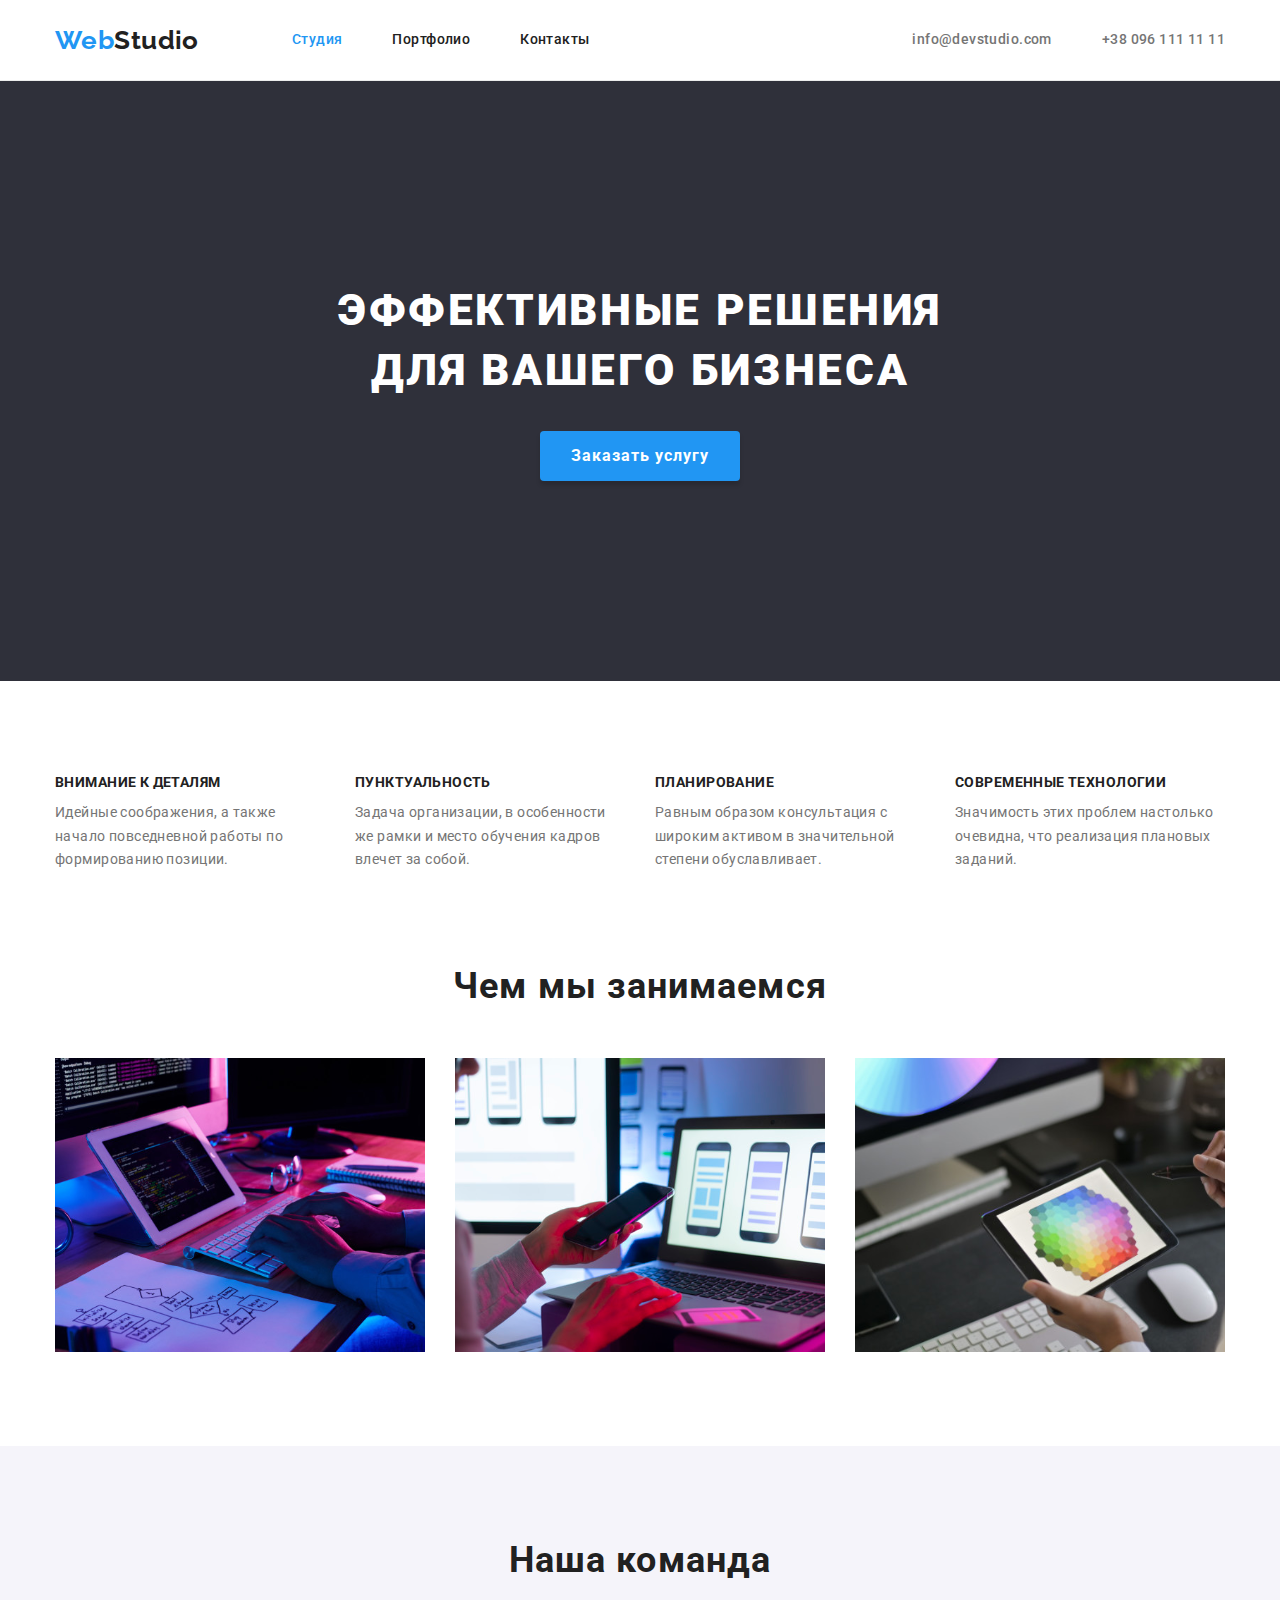
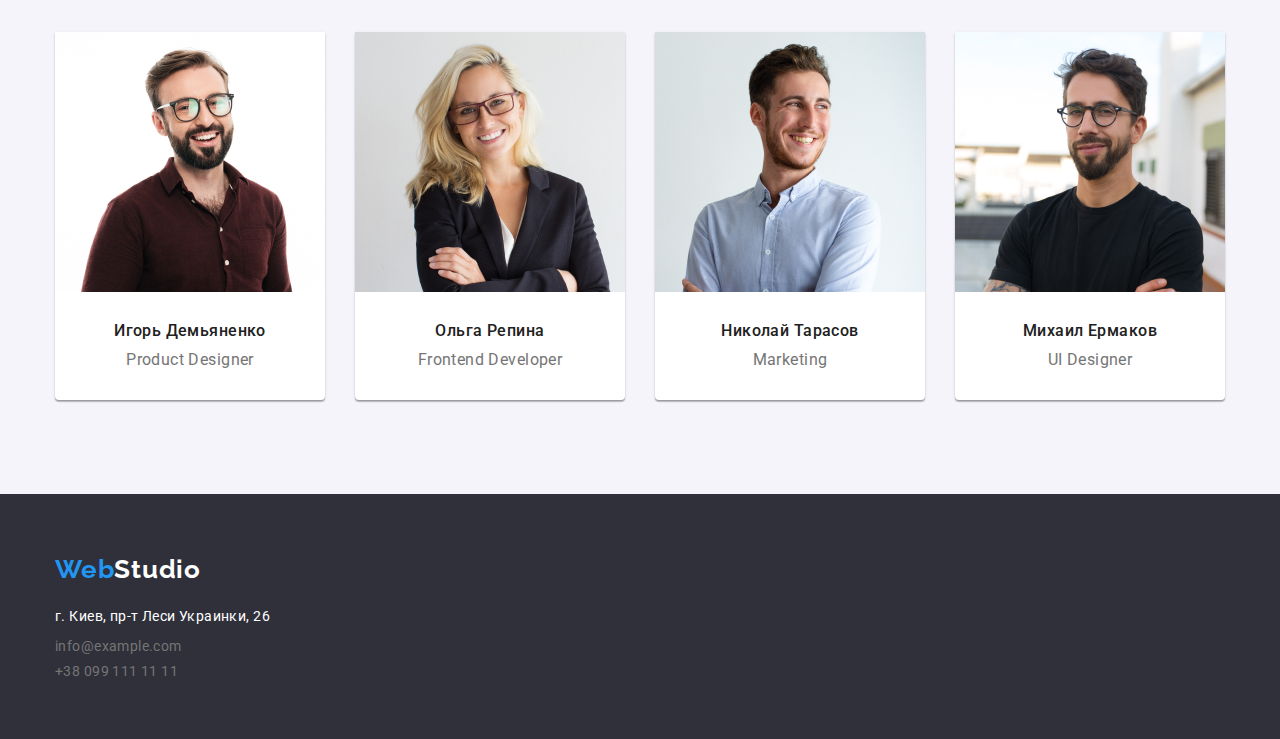
<file: index.html>
<!DOCTYPE html>
<html lang="ru">
  <head>
    <meta charset="UTF-8" />
    <meta http-equiv="X-UA-Compatible" content="IE=edge" />
    <meta name="viewport" content="width=device-width, initial-scale=1.0" />
    <title>Webtudio</title>

    <link rel="preconnect" href="https://fonts.googleapis.com" />
    <link rel="preconnect" href="https://fonts.gstatic.com" crossorigin />
    <link
      href="https://fonts.googleapis.com/css2?family=Raleway:wght@700&family=Roboto:wght@400;500;700;900&display=swap"
      rel="stylesheet"
    />
    <link
      rel="stylesheet"
      href="https://cdnjs.cloudflare.com/ajax/libs/modern-normalize/1.1.0/modern-normalize.min.css"
    />
    <link rel="stylesheet" href="./css/styles.css" />
  </head>
  <body class="page">
    <header class="page-header">
      <div class="container main-nav">
        <nav class="main-nav">
          <a href="/" class="logo"><span class="logo-web">Web</span>Studio</a>
          <ul class="site-nav">
            <li class="site-nav-item">
              <a href="./" class="link current">Студия</a>
            </li>
            <li class="site-nav-item">
              <a href="./portfolio.html" class="link">Портфолио</a>
            </li>
            <li class="site-nav-item"><a href="" class="link">Контакты</a></li>
          </ul>
        </nav>
        <ul class="header-contacts">
          <li class="header-contacts-item">
            <a href="mailto:info@devstudio.com" class="header-contacts-link"
              >info@devstudio.com</a
            >
          </li>
          <li class="header-contacts-item">
            <a href="tel:+380961111111" class="header-contacts-link"
              >+38 096 111 11 11</a
            >
          </li>
        </ul>
      </div>
    </header>
    <main class="hero">
      <section class="hero-page">
        <div class="container">
          <h1 class="hero-title">
            Эффективные решения <br />для вашего бизнеса
          </h1>
          <button type="button" class="hero-button">Заказать услугу</button>
        </div>
      </section>

      <section class="prefences section">
        <div class="container">
          <h2 hidden>Ключевые компетенции</h2>
          <ul class="prefences-list">
            <li class="prefences-item">
              <h3 class="prefences-title">Внимание к деталям</h3>
              <p>
                Идейные соображения, а также начало повседневной работы по
                формированию позиции.
              </p>
            </li>
            <li class="prefences-item">
              <h3 class="prefences-title">Пунктуальность</h3>
              <p>
                Задача организации, в особенности же рамки и место обучения
                кадров влечет за собой.
              </p>
            </li>
            <li class="prefences-item">
              <h3 class="prefences-title">Планирование</h3>
              <p>
                Равным образом консультация с широким активом в значительной
                степени обуславливает.
              </p>
            </li>
            <li class="prefences-item">
              <h3 class="prefences-title">Современные технологии</h3>
              <p>
                Значимость этих проблем настолько очевидна, что реализация
                плановых заданий.
              </p>
            </li>
          </ul>
        </div>
      </section>
      <section class="about section">
        <div class="container">
          <h2 class="about-title">Чем мы занимаемся</h2>
          <ul class="about-list">
            <li class="about-list-item">
              <img
                src="./image/box_1.svg"
                alt="Человек_программирует_за_столом"
                width="370"
              />
            </li>
            <li class="about-list-item">
              <img
                src="./image/box_2.svg"
                alt="Человек_со_смартфоном_и_ноутбуком"
                width="370"
              />
            </li>
            <li class="about-list-item">
              <img
                src="./image/box_3.svg"
                alt="Человек_с_планшетом_в_руках_выбирает_цвет"
                width="370"
              />
            </li>
          </ul>
        </div>
      </section>
      <section class="our-team section">
        <div class="container">
          <h2 class="our-team-title">Наша команда</h2>
          <ul class="our-team-list">
            <li class="our-team-item">
              <img
                src="./image/Product_Designer.jpg"
                alt="Product_designer"
                width="270"
              />
              <h3 class="name">Игорь Демьяненко</h3>
              <p>Product Designer</p>
            </li>
            <li class="our-team-item">
              <img
                src="./image/Frontend_Developer.jpg"
                alt="Frontend_Developer"
                width="270"
              />
              <h3 class="name">Ольга Репина</h3>
              <p>Frontend Developer</p>
            </li>
            <li class="our-team-item">
              <img src="./image/Marketing.jpg" alt="Marketing" width="270" />
              <h3 class="name">Николай Тарасов</h3>
              <p>Marketing</p>
            </li>
            <li class="our-team-item">
              <img
                src="./image/UI_Designer.jpg"
                alt="UI_Designer"
                width="270"
              />
              <h3 class="name">Михаил Ермаков</h3>
              <p>UI Designer</p>
            </li>
          </ul>
        </div>
      </section>
    </main>

    <footer class="futer">
      <div class="container">
        <a href="/" class="logo-1"> <span class="logo-web">Web</span>Studio </a>
        <address>
          <ul>
            <li class="futer-adress">
              <a class="link" href="https://goo.gl/maps/yd3jDt4MuSyeWMqWA"
                >г. Киев, пр-т Леси Украинки, 26</a
              >
            </li>
            <li class="futer-mail">
              <a class="link" href="mailto:info@example.com"
                >info@example.com</a
              >
            </li>
            <li class="futer-tel">
              <a class="link" href="tel:+380991111111">+38 099 111 11 11</a>
            </li>
          </ul>
        </address>
      </div>
    </footer>
  </body>
</html>
</file>
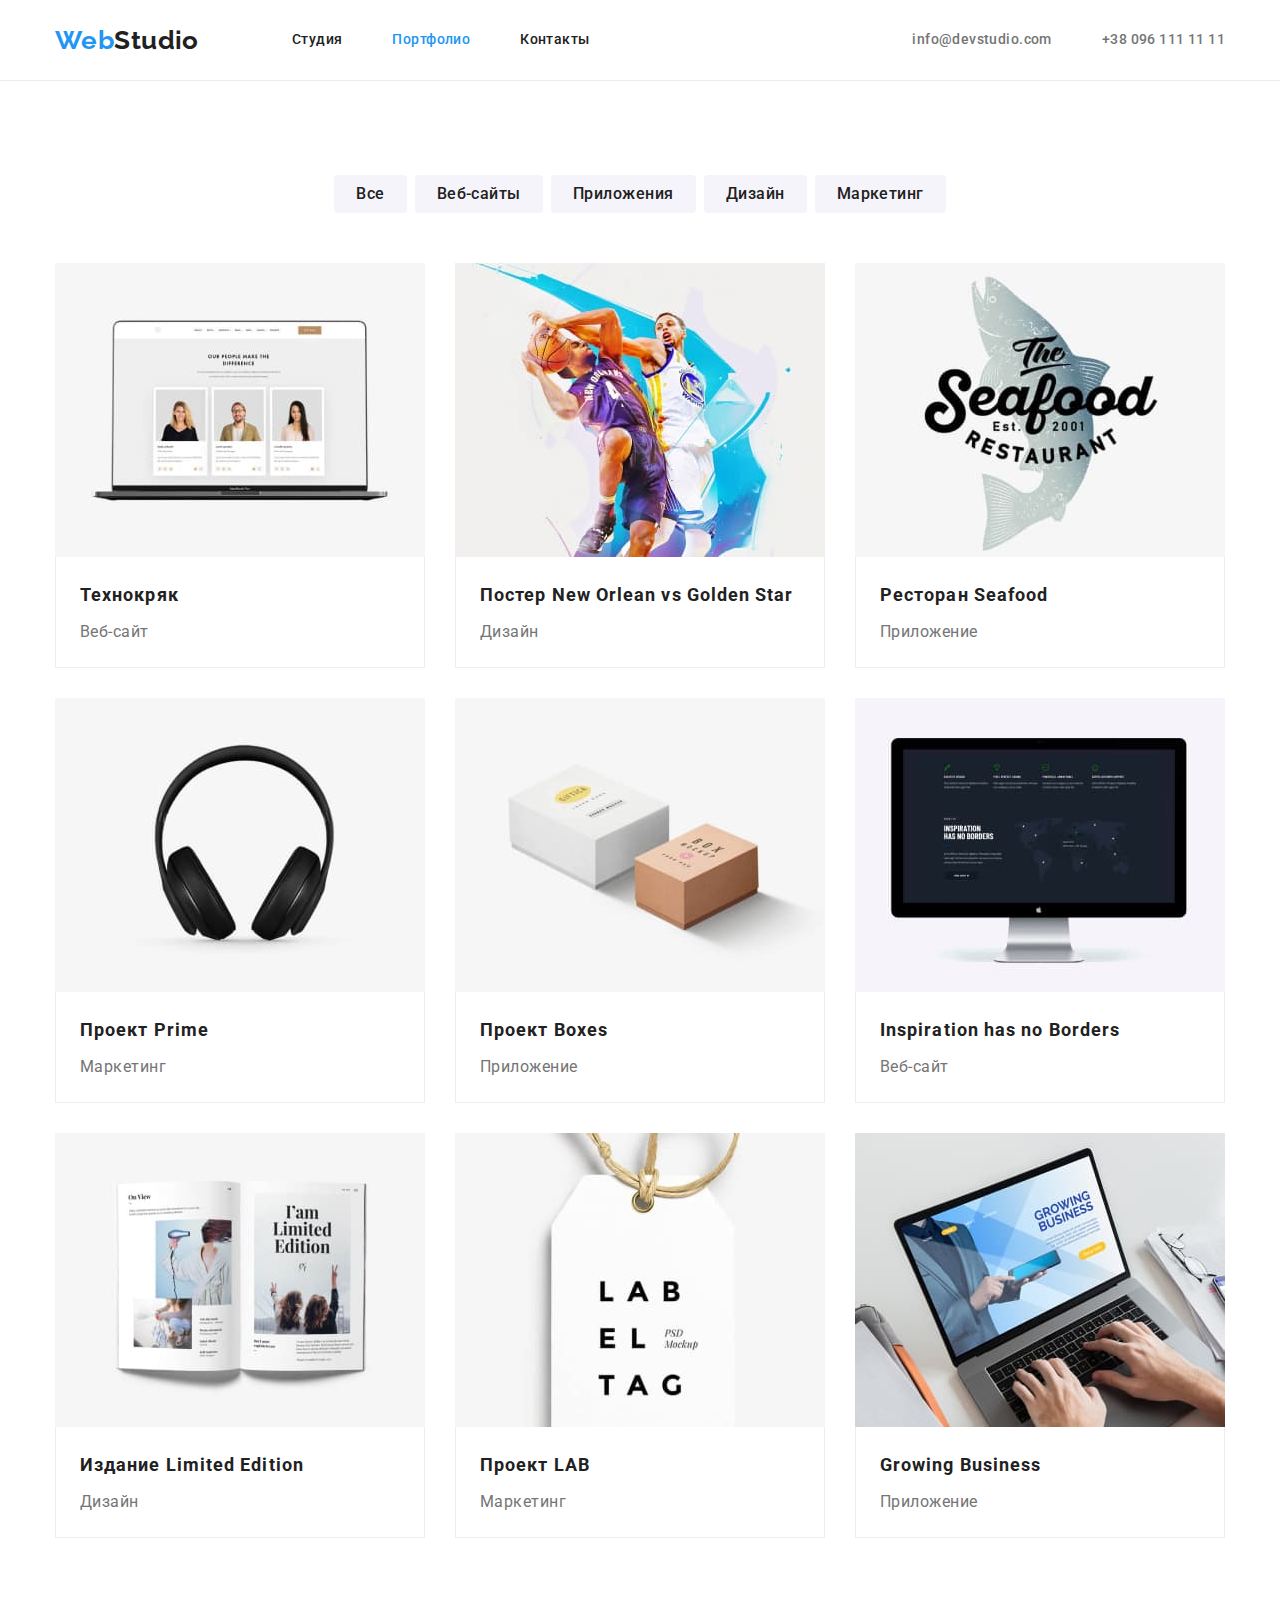
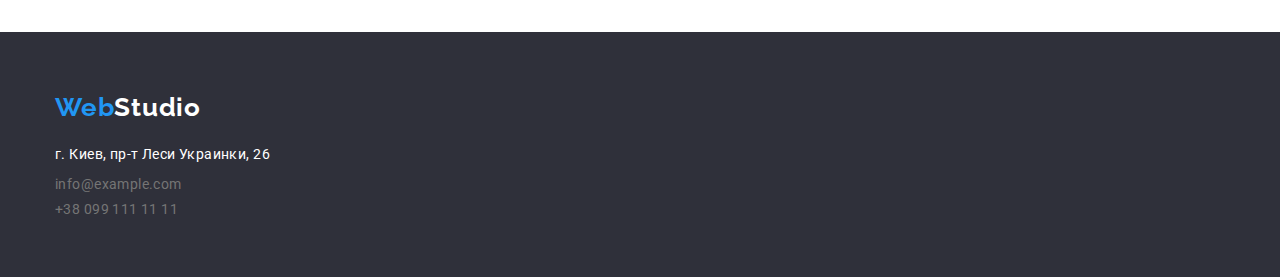
<file: portfolio.html>
<!DOCTYPE html>
<html lang="ru">
<head>
    <meta charset="UTF-8" />
    <meta http-equiv="X-UA-Compatible" content="IE=edge" />
    <meta name="viewport" content="width=device-width, initial-scale=1.0" />
    <title>Webtudio</title>

    
    <link rel="preconnect" href="https://fonts.googleapis.com" />
    <link rel="preconnect" href="https://fonts.gstatic.com" crossorigin />
    <link
      href="https://fonts.googleapis.com/css2?family=Raleway:wght@700&family=Roboto:wght@400;500;700;900&display=swap"
      rel="stylesheet"
    />
    <link
      rel="stylesheet"
      href="https://cdnjs.cloudflare.com/ajax/libs/modern-normalize/1.1.0/modern-normalize.min.css"
    />
    <link rel="stylesheet" href="./css/styles.css" />
    
  <body class="page-portfolio">
    <header class="page-header">
      <div class="container main-nav">
        <nav class="main-nav">
          <a href="/" class="logo"><span class="logo-web">Web</span>Studio</a>
          <ul class="site-nav">
            <li class="site-nav-item">
              <a href="./" class="link">Студия</a>
            </li>
            <li class="site-nav-item">
              <a href="./portfolio.html" class="link  current">Портфолио</a>
            </li>
            <li class="site-nav-item"><a href="" class="link">Контакты</a></li>
          </ul>
        </nav>
        <ul class="header-contacts">
          <li class="header-contacts-item">
            <a href="mailto:info@devstudio.com" class="header-contacts-link"
              >info@devstudio.com</a
            >
          </li>
          <li class="header-contacts-item">
            <a href="tel:+380961111111" class="header-contacts-link"
              >+38 096 111 11 11</a
            >
          </li>
        </ul>
      </div>
    </header>
    <main>
      <section class="portfolio-main section">
      <div class="container">
      <h1 hidden class="main-page-name">Портфолио</h1>
      <ul class="main-list">
        <li class="main-list-item"><button type="button">Все</button></li>
        <li class="main-list-item"><button type="button">Веб-сайты</button></li>
        <li class="main-list-item"><button type="button">Приложения</button></li>
        <li class="main-list-item"><button type="button">Дизайн</button></li>
        <li class="main-list-item"><button type="button">Маркетинг</button></li>
      </ul>
  
      <ul class="main-list-projects">
        <li class="main-list-projects-items">
          <a href="">
            <img
              src="./image/portfolio-1.jpg"
              alt="ноутбук с фото сотрудников"
              width="370"
            />
            <div class="main-project-naming">
            <h2 class="main-project-name">Технокряк</h2>
            <p class="main-project-group">Веб-сайт</p>
            </div>
          </a>
        </li>
        <li class="main-list-projects-items">
          <a href="">
            <img
              src="./image/portfolio-2.jpg"
              alt="2 баскетболиста с мячом"
              width="370"
            />
            <div class="main-project-naming">
            <h2 class="main-project-name">Постер New Orlean vs Golden Star</h2>
            <p class="main-project-group">Дизайн</p>
            </div>
          </a>
        </li>
        <li class="main-list-projects-items">
          <a href="">
            <img
              src="./image/portfolio-3.jpg"
              alt="лоотип ресторана с рыбой"
              width="370"
            />
            <div class="main-project-naming">
            <h2 class="main-project-name">Ресторан Seafood</h2>
            <p class="main-project-group">Приложение</p>
            </div>
          </a>
        </li>
        <li class="main-list-projects-items">
          <a href="">
            <img
              src="./image/portfolio-4.jpg"
              alt="накладные наушники"
              width="370"
            />
            <div class="main-project-naming">
            <h2 class="main-project-name">Проект Prime</h2>
            <p class="main-project-group">Маркетинг</p>
            </div>
          </a>
        </li>
        <li class="main-list-projects-items">
          <a href="">
            <img src="./image/portfolio-5.jpg" 
            alt="2 коробки" 
            width="370"/>
            <div class="main-project-naming">
            <h2 class="main-project-name">Проект Boxes</h2>
            <p class="main-project-group">Приложение</p>
            </div>
          </a>
        </li>
        <li class="main-list-projects-items">
          <a href="">
            <img
              src="./image/portfolio-6.jpg"
              alt="монитор с изображением"
              width="370"
            />
             <div class="main-project-naming">
            <h2 lang="en" class="main-project-name">Inspiration has no Borders</h2>
            <p class="main-project-group">Веб-сайт</p>
            </div>
          </a>
        </li>
        <li class="main-list-projects-items">
          <a href="">
            <img
              src="./image/portfolio-7.jpg"
              alt="развернутый журнал"
              width="370"
            />
            <div class="main-project-naming">
            <h2 class="main-project-name">Издание Limited Edition</h2>
            <p class="main-project-group">Дизайн</p>
            </div>
          </a>
        </li>
        <li class="main-list-projects-items">
          <a href="">
            <img
              src="./image/portfolio-8.jpg"
              alt="табличка на веревке"
              width="370"
            />
            <div class="main-project-naming">
            <h2 class="main-project-name">Проект LAB</h2>
            <p class="main-project-group">Маркетинг</p>
           </div>
          </a>
        </li>
        <li class="main-list-projects-items">
          <a href="">
            <img
              src="./image/portfolio-9.jpg"
              alt="человек работает за ноутбуком"
              width="370"
            />
            <div class="main-project-naming">
            <h2 lang="en" class="main-project-name">Growing Business</h2>
            <p class="main-project-group">Приложение</p>
            </div>
          </a>
        </li>
      </ul>
      </div>
      </section>
    </main>

     <footer class="futer">
      <div class="container">
        <a href="/" class="logo-1"> <span class="logo-web">Web</span>Studio </a>
        <address>
          <ul>
            <li class="futer-adress">
              <a class="link" href="https://goo.gl/maps/yd3jDt4MuSyeWMqWA"
                >г. Киев, пр-т Леси Украинки, 26</a
              >
            </li>
            <li class="futer-mail">
              <a class="link" href="mailto:info@example.com"
                >info@example.com</a
              >
            </li>
            <li class="futer-tel">
              <a class="link" href="tel:+380991111111">+38 099 111 11 11</a>
            </li>
          </ul>
        </address>
      </div>
    </footer>
  </body>
</html>
</file>
<file: css/styles.css>
:root {
  --primary-text-color: #757575;
  --title-text-color: #212121;
  --accent-colour: #2196f3;
  --white-text-colour: #ffffff;
  --bg-page-colour: #ffffff;
  --bg-button-hover: #188ce8;
  --bg-button-portfolio: #f5f4fa;
  --futer-mail-tel: rgba(255, 255, 255, 0.6);
  --border-bottom: #ECECEC;
  --border-portfolio: #EEEEEE
}
body {
  font-family: "Roboto", sans-serif;
  font-size: 14px;
  letter-spacing: 0.03em;
  color: var(--primary-text-color);
  background-color: var(--bg-page-colour);
}
.container {
  margin-left: auto;
  margin-right: auto;
  width: 1200px;
  padding-left: 15px;
  padding-right: 15px;
  /* outline: 2px solid green; */
}

 h1,
 h2,
 h3,
 p,
 ul {
   margin:0;
   padding: 0;
 }


/* хэдер */
.page-header {
  border-bottom: 1px solid var(--border-bottom);
}
.main-nav {
  display: flex;
  align-items: center;
}

.site-nav {
  display: flex;
  margin-left: 93px;
}

.site-nav-item + .site-nav-item {
  margin-left: 50px;
}

.site-nav-item:last-child {
  margin-right: 0;
}

.logo {
  color: var(--title-text-color);
  font-family: Raleway, sans-serif;
  font-weight: 700;
  font-size: 26px;
  line-height: 1.19;
  text-decoration: none;
}

.logo-web {
  color: var(--accent-colour);
  font-family: Raleway, sans-serif;
  font-weight: 700;
  font-size: 26px;
  line-height: 1.19;
  text-decoration: none;
}

.logo:hover {
  color: var(--accent-colour);
}

ul {
  list-style: none;
}


/* навигация сайта */
.site-nav a {
  display: block;
  padding-top: 32px;
  padding-bottom: 32px;
  color: var(--title-text-color);
  font-weight: 500;
  line-height: 1.14;
  text-decoration: none;
}

.header-contacts {
  display: flex;
  margin-left: auto;
}

.header-contacts-item+.header-contacts-item{
padding-left: 50px;
}

.header-contacts a {
  display: block;
  padding-top: 32px;
  padding-bottom: 32px; 
  color: var(--primary-text-color);
  font-weight: 500;
  line-height: 1.14;
  text-decoration: none;
}

.header-contacts-link:hover,
.header-contacts-link:focus,
.link:hover,
.link:focus {
  color: var(--accent-colour);
}

.site-nav .link.current {
  color: var(--accent-colour);
}


/* страница герой */
.section{
  padding-top: 94px;
  padding-bottom: 94px;
}
.hero-page {
  background-color: #2f303a;
  text-align: center;
  padding-top: 200px;
  padding-bottom: 200px;
}

.hero-title {
  color: var(--white-text-colour);
  font-weight: 900;
  font-size: 44px;
  line-height: 1.36;
  letter-spacing: 0.06em;
  text-transform: uppercase;
}


/* кнопка */
.hero-button {
  margin-top: 30px;
  width: 200px;
  height: 50px;
  border-radius: 4px;
  border: none;
  box-shadow: 0px 4px 4px rgba(0, 0, 0, 0.15);

  font-weight: 700;
  font-size: 16px;
  line-height: 1.87;
  align-items: center;
  letter-spacing: 0.06em;
  cursor: pointer;
}

.hero-button {
  color: var(--bg-page-colour);
  background-color: var(--accent-colour);
  cursor: pointer;
}

.hero-button:hover,
.hero-button:focus {
  background-color: var(--bg-button-hover);
}


/* ключевые компетенции */
.prefences-list {
  display: flex;
}

.prefences-item {
width: 270px;
margin-right: 30px;
}

.prefences-item:last-child {
  margin-right: 0;
}

.prefences-title {
  margin: 0;
  color: var(--title-text-color);
  font-weight: 700;
  font-size: 14px;
  line-height: 1.14;
  text-align: left;
  letter-spacing: 0.03em;
  text-transform: uppercase;
}
.prefences p {
  margin-top: 10px;
  line-height: 1.71;
}


/* чем мы занимаемся*/
.about{
  padding-top: 0;
}
.about-title {
  color: var(--title-text-color);
  font-weight: 700;
  font-size: 36px;
  line-height: 1.16;
  text-align: center;
  letter-spacing: 0.03em;
}

.our-team-title {
  color: var(--title-text-color);
  font-weight: 700;
  font-size: 36px;
  line-height: 1.16;
  text-align: center;
  letter-spacing: 0.03em;
}

.about-list {
  display: flex;
  margin-top: 50px;
}

.about-list-item {
  margin-right: 30px;
}

.about-list-item:last-child {
  margin-right: 0;
}

img {
  display: block;
  max-width: 100%;
  height: auto;
}

/* наша команда */
.our-team {
  background-color: var(--bg-button-portfolio);
}

.our-team-list {
  display: flex;
  flex-wrap: wrap;
  margin-top: 50px;
}

.our-team-item {
  width: 270px;
  margin-right: 30px;
  background-color: var(--white-text-colour);
  box-shadow: 0px 1px 3px rgba(0, 0, 0, 0.12), 0px 1px 1px rgba(0, 0, 0, 0.14), 0px 2px 1px rgba(0, 0, 0, 0.2);
border-radius: 0px 0px 4px 4px;
}

.our-team-item:last-child {
  margin-right: 0;
}

.our-team .name {
  margin-top: 30px;
  color: var(--title-text-color);
  font-weight: 500;
  font-size: 16px;
  line-height: 1.18;
  text-align: center;
}

.our-team p {
  margin-top: 10px;
  margin-bottom: 30px;
  font-size: 16px;
  line-height: 1.18;
  text-align: center;
}


/* футер */
.futer {
  padding-top: 60px;
  padding-bottom: 60px;
  background-color: #2f303a;
}

.logo-1 {
  color: var(--white-text-colour);
  font-family: Raleway, sans-serif;
  font-weight: 700;
  font-size: 26px;
  line-height: 1.19;
  text-decoration: none;
  letter-spacing: 0.03em;
}

.logo-web {
  color: var(--accent-colour);
  font-family: Raleway, sans-serif;
  font-weight: 700;
  font-size: 26px;
  line-height: 1.19;
  text-decoration: none;
  letter-spacing: 0.03em;
}

.logo-1:hover,
.futer .link:hover,
.futer .link:focus {
  color: var(--accent-colour);
}

.futer a {
  display: inline-block;
  text-decoration: none;
  font-style: normal;
}

.futer-adress a {
  margin-top: 20px;
  color: var(--white-text-colour);
  line-height: 1.71;
}

.futer-mail a {
  margin-top: 9px;
  color: var(--futer-mail-tel)
  line-height: 1.71;
}

.futer-tel a {
  margin-top: 9px;
  color: var(--futer-mail-tel)
  line-height: 1.71;
}



/* страница портфолио */
.portfolio-main {
  background-color: var(--white-text-colour);
}

.main-list {
  display: flex;
  justify-content: center;
}

.main-list-projects {
  margin-top: 50px;
}

.main-list-item {
  margin-right: 8px;
}

.main-list-item:last-child {
  margin-right: 0;
}

.main-list button {
  padding: 6px 22px;
  color: var(--title-text-color);
  background-color: var(--bg-button-portfolio);
  font-family: "Roboto";
  font-weight: 500;
  font-size: 16px;
  line-height: 1.62;
  text-align: center;
  letter-spacing: 0.03em;
  border-radius: 4px;
  border: none;
}

.main-list button:hover,
.main-list button:focus {
  color: var(--white-text-colour);
  background-color: var(--accent-colour);
}

.main-list-projects {
  display: flex;
  flex-wrap: wrap;
}

a {
  text-decoration: none;
}

.main-list-projects-items {
  width: 370px;
  margin-right: 30px;
  margin-bottom: 30px;
}

.main-list-projects-items:nth-child(3n) {
margin-right: 0;
}

.main-list-projects-items:nth-last-child(-n + 3) {
  margin-bottom: 0;
}
.main-project-naming {
  padding: 20px 24px;
  border-bottom: 1px solid var(--border-portfolio);
  border-left: 1px solid var(--border-portfolio);
  border-right: 1px solid var(--border-portfolio);

}
.main-project-name {
  color: var(--title-text-color);
  font-weight: 700;
  font-size: 18px;
  line-height: 2;
  letter-spacing: 0.06em;
}

.main-project-group {
  margin-top: 4px;
  color: var(--primary-text-color);
  font-size: 16px;
  line-height: 1.88;
  letter-spacing: 0.03em;
}
</file>
